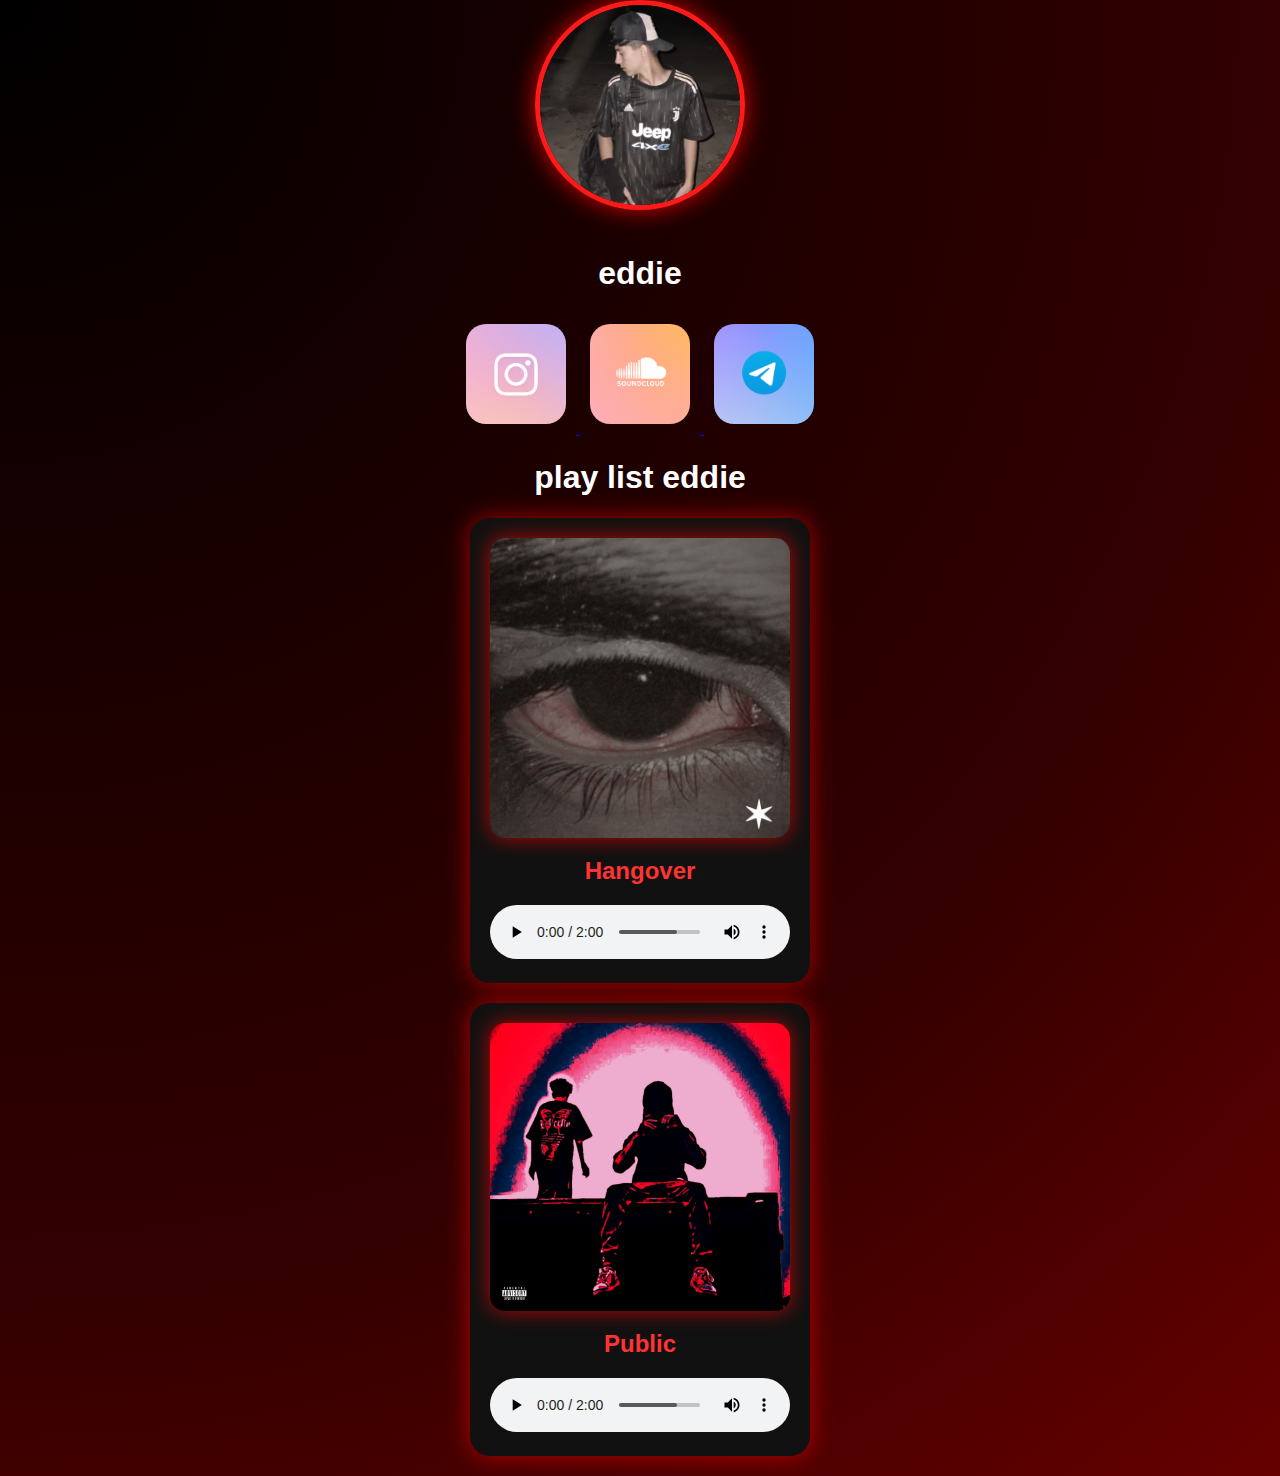
<file: docs/index.html>
<!DOCTYPE html>
<html lang="fa">
  <meta name="google-site-verification" content="hbmTTG2KkCQICHMVf24f1RaTO8Dd3eKciNuEazR3AFI" />
<head>
  <meta charset="UTF-8">
  <meta name="viewport" content="width=device-width, initial-scale=1.0" />
  <title>eddie Music</title>
  <link rel="stylesheet" href="style.css" />
</head>
<body>

  <!-- 🔴 پروفایل گرد -->
  <div class="hero">
    <img src="profill.jpg" alt="eddie Profile" class="profile-pic" />
    <h1 class="artist-name">eddie</h1>
  </div>

  <!-- 🔗 آیکون‌های تصویری شبکه اجتماعی -->
  <div class="social-links">
    <a id="a1" href="https://www.instagram.com/eddie_official_01/" target="_blank">
      <img src="یه عکس اینستا گرام م.png" alt="Instagram" class="social-icon" />
    </a>
    <a id="a1" href="https://on.soundcloud.com/7x1V467YOW9zQ1mwtr" target="_blank">
      <img src="یه soundcload هم بسا.png" alt="SoundCloud" class="social-icon" />
    </a>
    <a id="a1" href="https://t.me/eddie_official_01" target="_blank">
      <img src="یه عکس تلگرام بساز.png" alt="Telegram" class="social-icon" />
    </a>
  </div>

  <!-- 🎵 لیست آهنگ‌ها -->
  <div class="tracks">
  <h1>play list eddie</h1>

<div class="music-card">
  <img src="hangover.jpg" alt="cover">
  <h2>Hangover</h2>
  <audio controls>
    <source src="terack/Hangover [prod. delta].mp3" type="audio/mpeg">
  </audio>
</div>

<div class="music-card">
  <img src="dril.jpg" alt="cover">
  <h2>Public</h2>
  <audio controls>
    <source src="terack/Public.mp3" type="audio/mpeg">
  </audio>
</div>
</body>

</html>
</file>
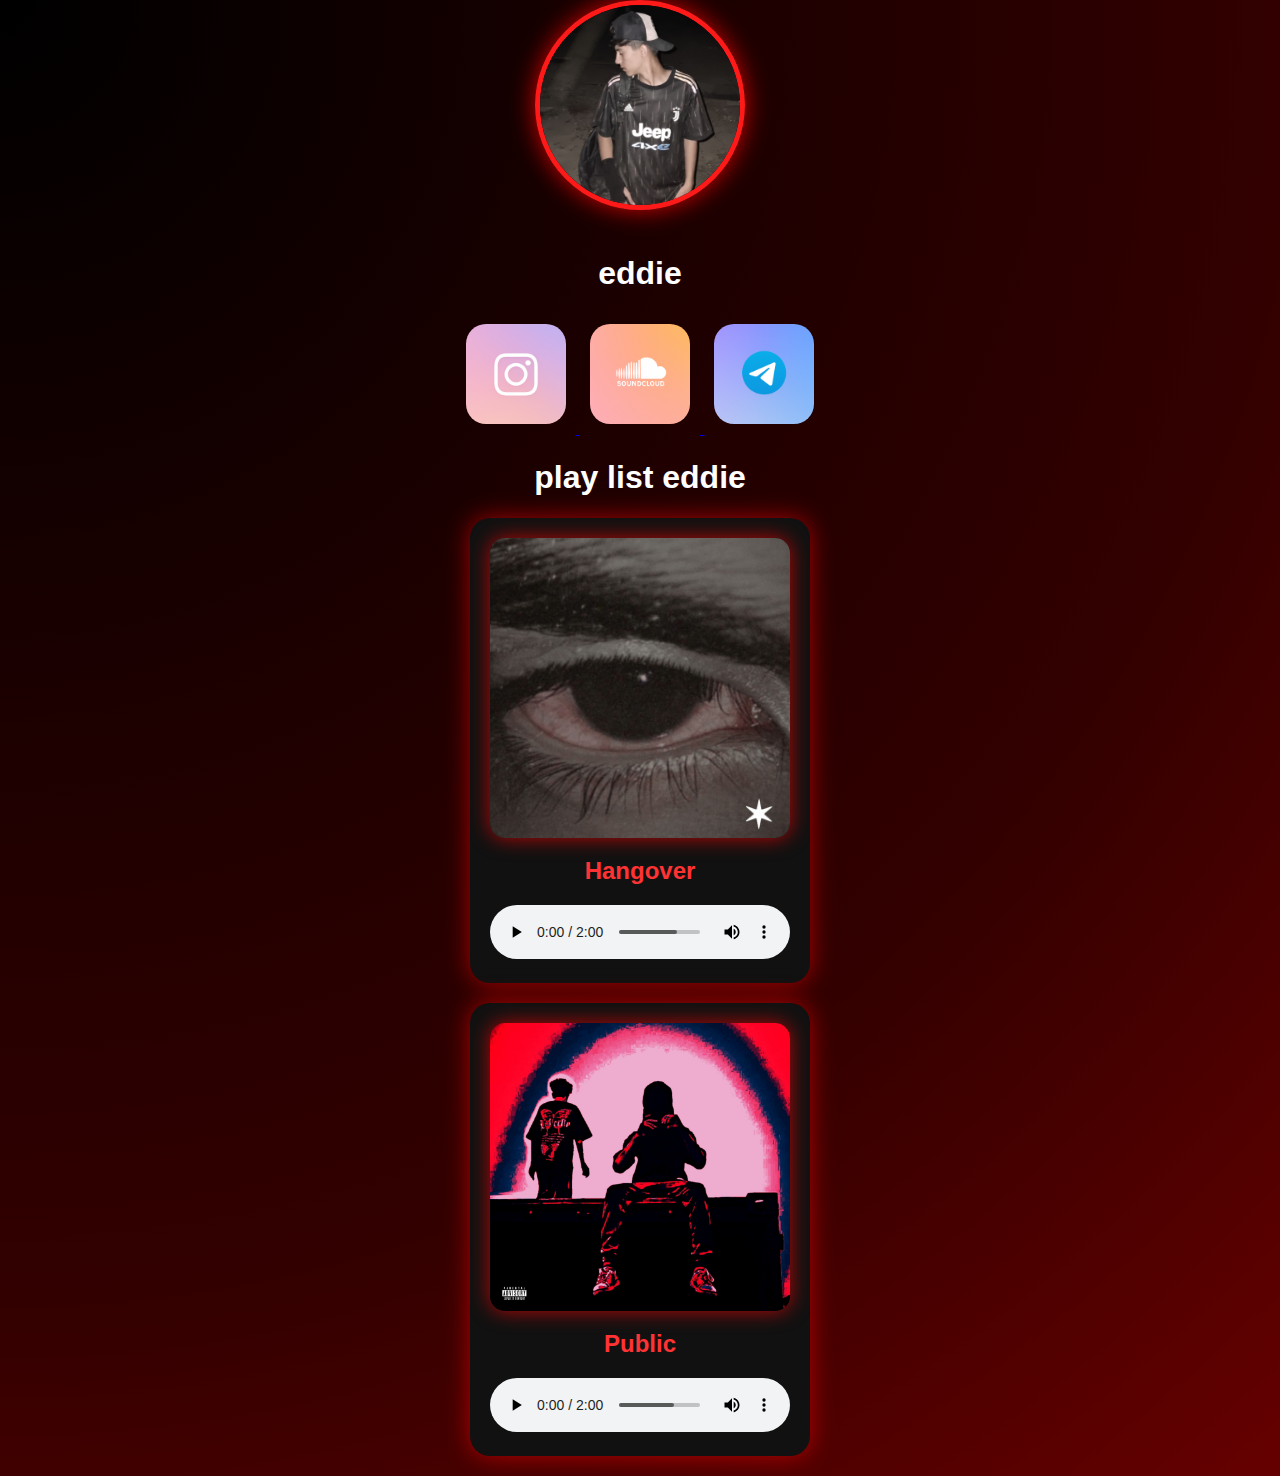
<file: docs/eddie.html>
<!DOCTYPE html>
<html lang="fa">
<head>
  <meta charset="UTF-8" />
  <meta name="viewport" content="width=device-width, initial-scale=1.0" />
  <title>eddie Music</title>
  <link rel="stylesheet" href="eddie.css" />
</head>
<body>

  <!-- 🔴 پروفایل گرد -->
  <div class="hero">
    <img src="img/profill.jpg" alt="eddie Profile" class="profile-pic" />
    <h1 class="artist-name">eddie</h1>
  </div>

  <!-- 🔗 آیکون‌های تصویری شبکه اجتماعی -->
  <div class="social-links">
    <a id="a1" href="https://www.instagram.com/eddie_official_01/" target="_blank">
      <img src="img/یه عکس اینستا گرام م.png" alt="Instagram" class="social-icon" />
    </a>
    <a id="a1" href="https://on.soundcloud.com/7x1V467YOW9zQ1mwtr" target="_blank">
      <img src="img/یه soundcload هم بسا.png" alt="SoundCloud" class="social-icon" />
    </a>
    <a id="a1" href="https://t.me/eddie_official_01" target="_blank">
      <img src="img/یه عکس تلگرام بساز.png" alt="Telegram" class="social-icon" />
    </a>
  </div>

  <!-- 🎵 لیست آهنگ‌ها -->
  <div class="tracks">
  <h1>play list eddie</h1>

<div class="music-card">
  <img src="img/hangover.jpg" alt="cover">
  <h2>Hangover</h2>
  <audio controls>
    <source src="terack/Hangover [prod. delta].mp3" type="audio/mpeg">
  </audio>
</div>

<div class="music-card">
  <img src="img/dril.jpg" alt="cover">
  <h2>Public</h2>
  <audio controls>
    <source src="terack/Public.mp3" type="audio/mpeg">
  </audio>
</div>
</body>
</html>
</file>
<file: docs/style.css>
/* بکگراند کلی */
body {
  margin: 0;
  padding: 0;
  font-family: 'Poppins', sans-serif;
  background: radial-gradient(circle at top left, #000000, #1a0000, #330000, #660000);
  color: white;
  text-align: center;
}

/* صفحه ورود */
#intro {
  height: 100vh;
  display: flex;
  flex-direction: column;
  justify-content: center;
  align-items: center;
}

.profile-pic {
  width: 200px;
  height: 200px;
  border-radius: 50%;
  border: 5px solid #ff1a1a;
  box-shadow: 0 0 25px rgba(255, 0, 0, 0.8);
  margin-bottom: 20px;
}

#intro h2 {
  color: #ff3333;
  text-shadow: 0 0 15px red;
}

#intro button {
  margin-top: 20px;
  padding: 12px 30px;
  border: none;
  border-radius: 30px;
  background: #ff1a1a;
  color: white;
  font-size: 18px;
  cursor: pointer;
  box-shadow: 0 0 15px rgba(255, 0, 0, 0.8);
  transition: 0.3s;
}

#intro button:hover {
  transform: scale(1.1);
  background: #ff3333;
}

/* پلی‌لیست */
#main {
  padding: 30px;
}

/* کارت موزیک */
.music-card {
  background: #111;
  border-radius: 20px;
  padding: 20px;
  margin: 20px auto;
  width: 300px;
  box-shadow: 0 0 25px rgba(255, 0, 0, 0.6);
  transition: 0.3s;
}

.music-card:hover {
  transform: scale(1.05);
  box-shadow: 0 0 40px rgba(255, 0, 0, 0.9);
}

.music-card img {
  width: 100%;
  border-radius: 15px;
  box-shadow: 0 0 20px rgba(255, 0, 0, 0.7);
}

.music-card h2 {
  color: #ff3333;
  margin: 15px 0 10px;
}

.music-card audio {
  width: 100%;
  margin-top: 10px;
  border-radius: 10px;
}


.social-icon {
  width: 100px;
  height: 100px;
  border-radius: 20px; /* گوشه‌های گرد ولی نه دایره کامل */
  object-fit: cover;
  display: inline-block;
  transition: transform 0.3s ease;
  margin: 10px;
}

/* افکت هاور برای حس تعاملی */
.social-icon:hover {
  transform: scale(1.05);
}

/* سایه قرمز */
.red-shadow {
  box-shadow: 0 0 15px rgba(255, 0, 0, 0.6);
}

/* سایه مشکی */
.black-shadow {
  box-shadow: 0 0 15px rgba(0, 0, 0, 0.6);
}
</file>
<file: docs/eddie.css>
/* بکگراند کلی */
body {
  margin: 0;
  padding: 0;
  font-family: 'Poppins', sans-serif;
  background: radial-gradient(circle at top left, #000000, #1a0000, #330000, #660000);
  color: white;
  text-align: center;
}

/* صفحه ورود */
#intro {
  height: 100vh;
  display: flex;
  flex-direction: column;
  justify-content: center;
  align-items: center;
}

.profile-pic {
  width: 200px;
  height: 200px;
  border-radius: 50%;
  border: 5px solid #ff1a1a;
  box-shadow: 0 0 25px rgba(255, 0, 0, 0.8);
  margin-bottom: 20px;
}

#intro h2 {
  color: #ff3333;
  text-shadow: 0 0 15px red;
}

#intro button {
  margin-top: 20px;
  padding: 12px 30px;
  border: none;
  border-radius: 30px;
  background: #ff1a1a;
  color: white;
  font-size: 18px;
  cursor: pointer;
  box-shadow: 0 0 15px rgba(255, 0, 0, 0.8);
  transition: 0.3s;
}

#intro button:hover {
  transform: scale(1.1);
  background: #ff3333;
}

/* پلی‌لیست */
#main {
  padding: 30px;
}

/* کارت موزیک */
.music-card {
  background: #111;
  border-radius: 20px;
  padding: 20px;
  margin: 20px auto;
  width: 300px;
  box-shadow: 0 0 25px rgba(255, 0, 0, 0.6);
  transition: 0.3s;
}

.music-card:hover {
  transform: scale(1.05);
  box-shadow: 0 0 40px rgba(255, 0, 0, 0.9);
}

.music-card img {
  width: 100%;
  border-radius: 15px;
  box-shadow: 0 0 20px rgba(255, 0, 0, 0.7);
}

.music-card h2 {
  color: #ff3333;
  margin: 15px 0 10px;
}

.music-card audio {
  width: 100%;
  margin-top: 10px;
  border-radius: 10px;
}


.social-icon {
  width: 100px;
  height: 100px;
  border-radius: 20px; /* گوشه‌های گرد ولی نه دایره کامل */
  object-fit: cover;
  display: inline-block;
  transition: transform 0.3s ease;
  margin: 10px;
}

/* افکت هاور برای حس تعاملی */
.social-icon:hover {
  transform: scale(1.05);
}

/* سایه قرمز */
.red-shadow {
  box-shadow: 0 0 15px rgba(255, 0, 0, 0.6);
}

/* سایه مشکی */
.black-shadow {
  box-shadow: 0 0 15px rgba(0, 0, 0, 0.6);
}
</file>
